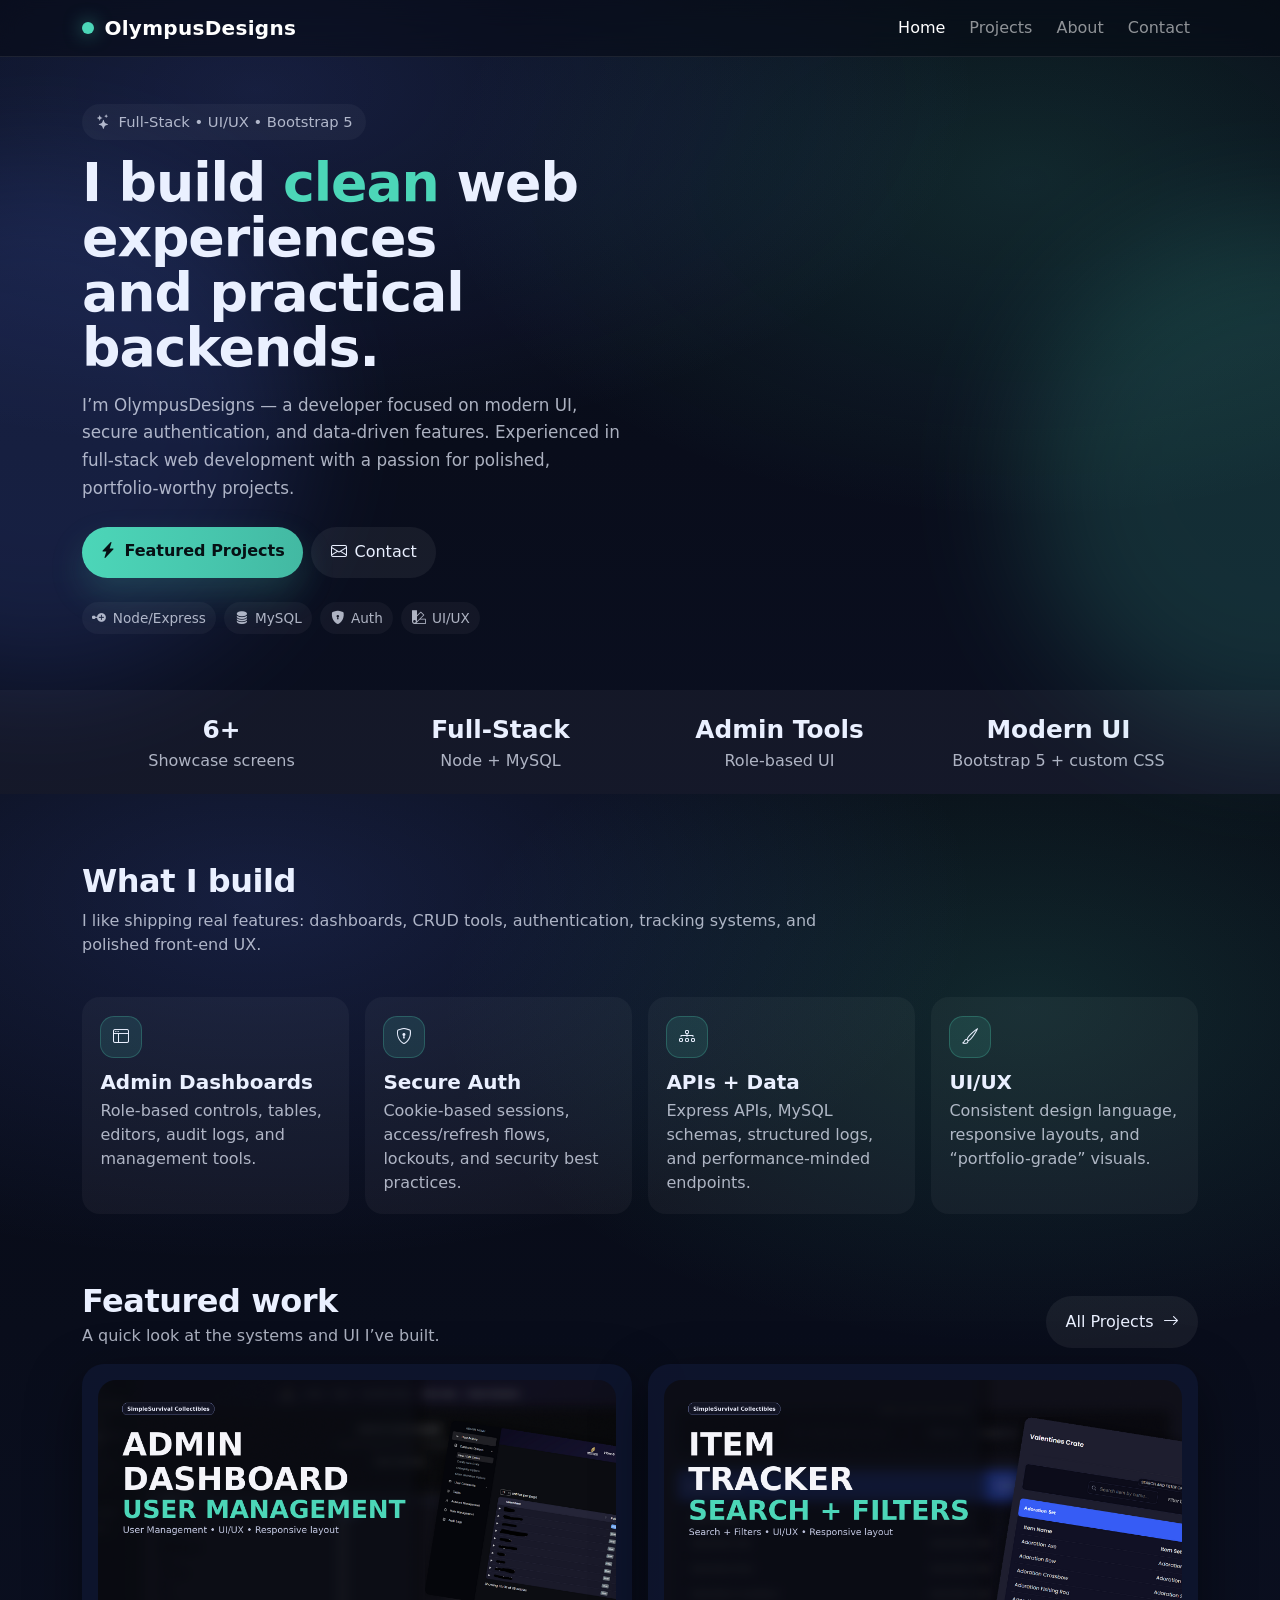
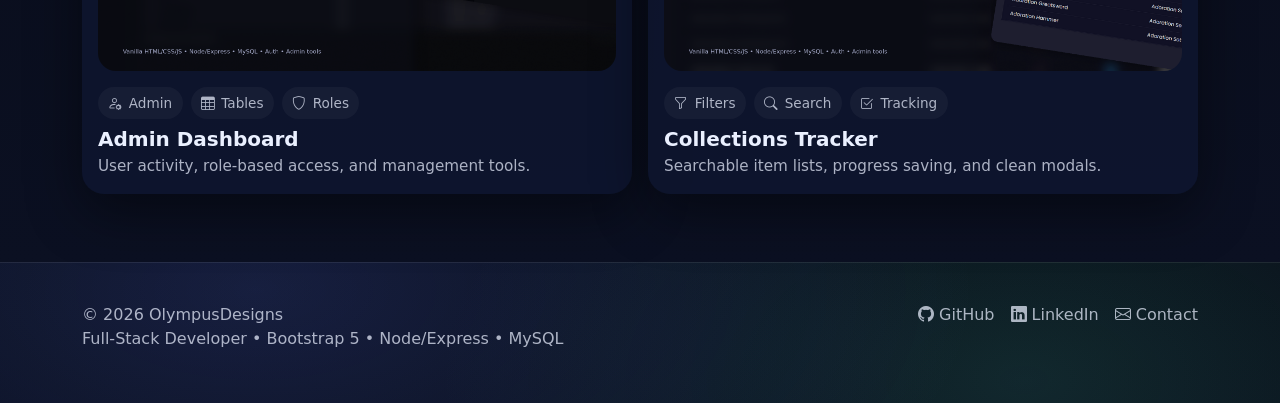
<file: index.html>
<!doctype html>
<html lang="en">
  <head>
    <meta charset="utf-8" />
    <meta name="viewport" content="width=device-width, initial-scale=1" />
    <title>OlympusDesigns • Portfolio</title>
    <meta
      name="description"
      content="OlympusDesigns — software developer portfolio. Full-stack web apps, UI/UX, Node/Express, MySQL, and modern front-end work."
    />

    <meta property="og:title" content="OlympusDesigns • Portfolio" />
    <meta
      property="og:description"
      content="Full-stack projects, UI/UX case studies, and web development work."
    />
    <meta property="og:type" content="website" />

    <link rel="icon" href="assets/img/favicon.png" />
    <link
      href="https://cdn.jsdelivr.net/npm/bootstrap@5.3.3/dist/css/bootstrap.min.css"
      rel="stylesheet"
    />
    <link
      href="https://cdn.jsdelivr.net/npm/bootstrap-icons@1.11.3/font/bootstrap-icons.min.css"
      rel="stylesheet"
    />
    <link href="assets/css/styles.css" rel="stylesheet" />
  </head>

  <body>
    <div class="glow-blob blob-a"></div>
    <div class="glow-blob blob-b"></div>

    <nav class="navbar navbar-expand-lg navbar-dark navbar-blur fixed-top">
      <div class="container">
        <a class="navbar-brand brand-badge" href="index.html">
          <span class="brand-dot"></span>
          <span>OlympusDesigns</span>
        </a>

        <button
          class="navbar-toggler"
          type="button"
          data-bs-toggle="collapse"
          data-bs-target="#nav"
        >
          <span class="navbar-toggler-icon"></span>
        </button>

        <div id="nav" class="collapse navbar-collapse">
          <ul class="navbar-nav ms-auto align-items-lg-center gap-lg-2">
            <li class="nav-item">
              <a class="nav-link active" href="index.html">Home</a>
            </li>
            <li class="nav-item">
              <a class="nav-link" href="projects.html">Projects</a>
            </li>
            <li class="nav-item">
              <a class="nav-link" href="about.html">About</a>
            </li>
            <li class="nav-item">
              <a class="nav-link" href="contact.html">Contact</a>
            </li>
          </ul>
        </div>
      </div>
    </nav>

    <header class="container container-hero">
      <div class="row align-items-center g-4">
        <div class="col-lg-6 reveal">
          <div class="pill mb-3">
            <i class="bi bi-stars"></i>
            <span>Full-Stack • UI/UX • Bootstrap 5</span>
          </div>

          <h1 class="hero-title mb-3">
            I build <span class="accent">clean</span> web experiences<br />
            and practical backends.
          </h1>

          <p class="hero-sub mb-4">
            I’m OlympusDesigns — a developer focused on modern UI, secure
            authentication, and data-driven features. Experienced in full-stack
            web development with a passion for polished, portfolio-worthy
            projects.
          </p>

          <div class="d-flex flex-wrap gap-2">
            <a class="btn btn-accent" href="projects.html"
              ><i class="bi bi-lightning-charge-fill me-2"></i>Featured
              Projects</a
            >
            <a class="btn btn-ghost" href="contact.html"
              ><i class="bi bi-envelope me-2"></i>Contact</a
            >
          </div>

          <div class="d-flex flex-wrap gap-2 mt-4">
            <span class="tag"
              ><i class="bi bi-node-plus-fill"></i>Node/Express</span
            >
            <span class="tag"><i class="bi bi-database-fill"></i>MySQL</span>
            <span class="tag"><i class="bi bi-shield-lock-fill"></i>Auth</span>
            <span class="tag"><i class="bi bi-palette2"></i>UI/UX</span>
          </div>
        </div>
      </div>
    </header>

    <section class="stat-strip">
      <div class="container">
        <div class="row g-0">
          <div class="col-6 col-lg-3 stat">
            <div class="num">6+</div>
            <div class="label">Showcase screens</div>
          </div>
          <div class="col-6 col-lg-3 stat">
            <div class="num">Full-Stack</div>
            <div class="label">Node + MySQL</div>
          </div>
          <div class="col-6 col-lg-3 stat">
            <div class="num">Admin Tools</div>
            <div class="label">Role-based UI</div>
          </div>
          <div class="col-6 col-lg-3 stat">
            <div class="num">Modern UI</div>
            <div class="label">Bootstrap 5 + custom CSS</div>
          </div>
        </div>
      </div>
    </section>

    <section class="bkgd">
      <section class="section">
        <div class="container">
          <div class="row mb-4">
            <div class="col-lg-8 reveal">
              <h2 class="section-title">What I build</h2>
              <p class="section-sub">
                I like shipping real features: dashboards, CRUD tools,
                authentication, tracking systems, and polished front-end UX.
              </p>
            </div>
          </div>

          <div class="row g-3 feature-grid">
            <div class="col-md-6 col-lg-3 reveal">
              <div class="feature">
                <div class="icon"><i class="bi bi-window-sidebar"></i></div>
                <h5>Admin Dashboards</h5>
                <p>
                  Role-based controls, tables, editors, audit logs, and
                  management tools.
                </p>
              </div>
            </div>
            <div class="col-md-6 col-lg-3 reveal">
              <div class="feature">
                <div class="icon"><i class="bi bi-shield-lock"></i></div>
                <h5>Secure Auth</h5>
                <p>
                  Cookie-based sessions, access/refresh flows, lockouts, and
                  security best practices.
                </p>
              </div>
            </div>
            <div class="col-md-6 col-lg-3 reveal">
              <div class="feature">
                <div class="icon"><i class="bi bi-diagram-3"></i></div>
                <h5>APIs + Data</h5>
                <p>
                  Express APIs, MySQL schemas, structured logs, and
                  performance-minded endpoints.
                </p>
              </div>
            </div>
            <div class="col-md-6 col-lg-3 reveal">
              <div class="feature">
                <div class="icon"><i class="bi bi-brush"></i></div>
                <h5>UI/UX</h5>
                <p>
                  Consistent design language, responsive layouts, and
                  “portfolio-grade” visuals.
                </p>
              </div>
            </div>
          </div>
        </div>
      </section>

      <section class="section pt-0">
        <div class="container">
          <div
            class="d-flex align-items-end justify-content-between gap-3 mb-3 reveal"
          >
            <div>
              <h2 class="section-title mb-1">Featured work</h2>
              <div class="section-sub">
                A quick look at the systems and UI I’ve built.
              </div>
            </div>
            <a class="btn btn-ghost" href="projects.html"
              >All Projects <i class="bi bi-arrow-right ms-1"></i
            ></a>
          </div>

          <div class="row g-3">
            <div class="col-lg-6 reveal">
              <div class="card-glass p-3 project-card">
                <img
                  src="assets/img/Admin Dashboard_banner_v5.png"
                  alt="Admin dashboard feature reveal"
                />
                <div class="mt-3">
                  <div class="d-flex flex-wrap gap-2 mb-2">
                    <span class="tag"
                      ><i class="bi bi-person-gear"></i>Admin</span
                    >
                    <span class="tag"><i class="bi bi-table"></i>Tables</span>
                    <span class="tag"><i class="bi bi-shield"></i>Roles</span>
                  </div>
                  <h5 class="mb-1 fw-bold">Admin Dashboard</h5>
                  <div class="meta">
                    User activity, role-based access, and management tools.
                  </div>
                </div>
              </div>
            </div>

            <div class="col-lg-6 reveal">
              <div class="card-glass p-3 project-card">
                <img
                  src="assets/img/Item Tracker_banner_v5.png"
                  alt="Item tracker feature reveal"
                />
                <div class="mt-3">
                  <div class="d-flex flex-wrap gap-2 mb-2">
                    <span class="tag"><i class="bi bi-funnel"></i>Filters</span>
                    <span class="tag"><i class="bi bi-search"></i>Search</span>
                    <span class="tag"
                      ><i class="bi bi-check2-square"></i>Tracking</span
                    >
                  </div>
                  <h5 class="mb-1 fw-bold">Collections Tracker</h5>
                  <div class="meta">
                    Searchable item lists, progress saving, and clean modals.
                  </div>
                </div>
              </div>
            </div>
          </div>
        </div>
      </section>
    </section>

    <footer class="footer">
      <div class="container">
        <div
          class="d-flex flex-column flex-md-row justify-content-between gap-3"
        >
          <div>
            <div>© <span id="year"></span> OlympusDesigns</div>
            <div class="text-muted" style="color: var(--muted) !important">
              Full-Stack Developer • Bootstrap 5 • Node/Express • MySQL
            </div>
          </div>
          <div class="d-flex gap-3">
            <a class="text-decoration-none" href="#"
              ><i class="bi bi-github"></i> GitHub</a
            >
            <a class="text-decoration-none" href="#"
              ><i class="bi bi-linkedin"></i> LinkedIn</a
            >
            <a class="text-decoration-none" href="contact.html"
              ><i class="bi bi-envelope"></i> Contact</a
            >
          </div>
        </div>
      </div>
    </footer>

    <script>
      document.getElementById("year").textContent = new Date().getFullYear();
    </script>
    <script src="assets/js/main.js"></script>
    <script src="https://cdn.jsdelivr.net/npm/bootstrap@5.3.3/dist/js/bootstrap.bundle.min.js"></script>
  </body>
</html>
</file>
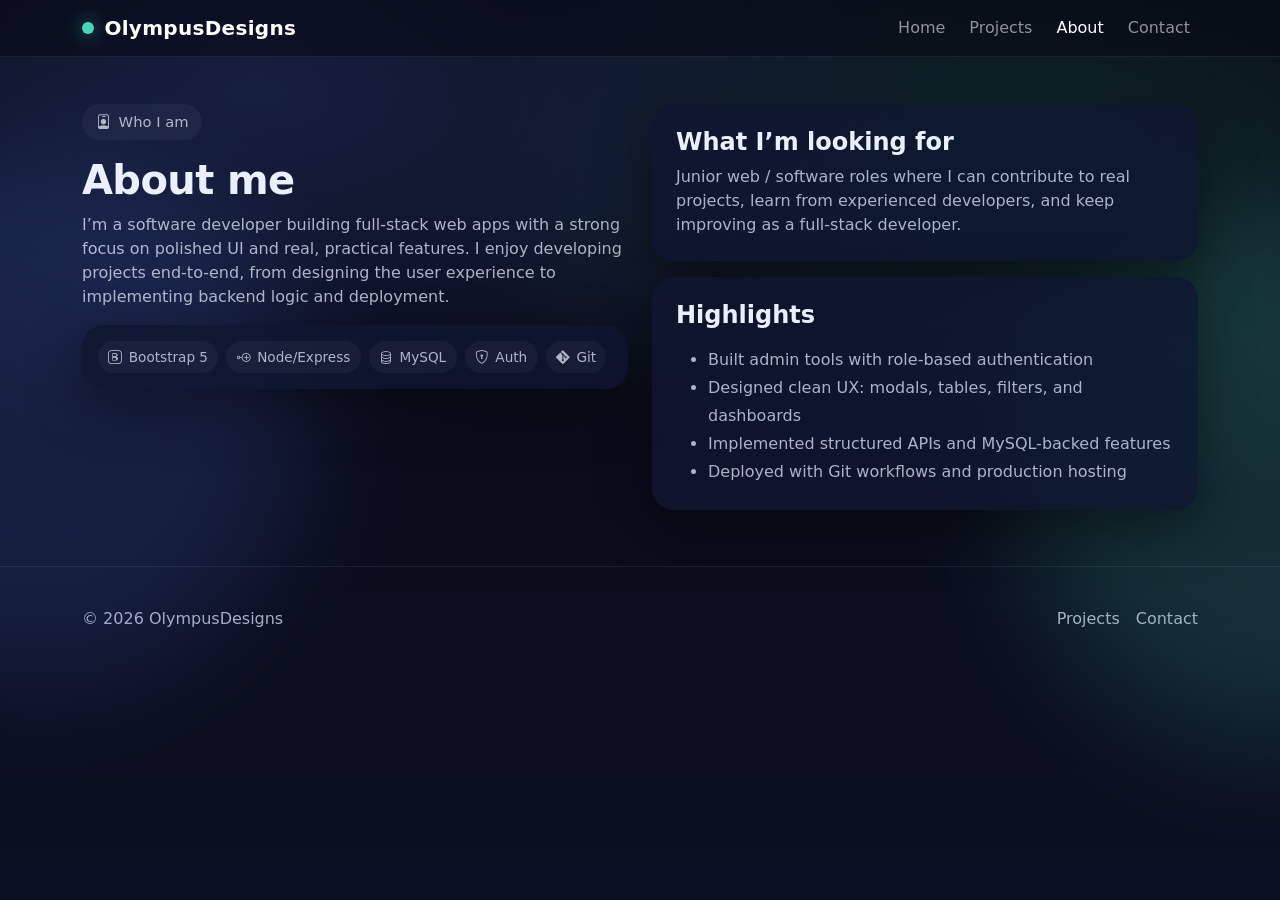
<file: about.html>
<!doctype html>
<html lang="en">
<head>
  <meta charset="utf-8" />
  <meta name="viewport" content="width=device-width, initial-scale=1" />
  <title>About • OlympusDesigns</title>
  <meta name="description" content="About OlympusDesigns — background, skills, and what I'm building." />
  <link href="https://cdn.jsdelivr.net/npm/bootstrap@5.3.3/dist/css/bootstrap.min.css" rel="stylesheet">
  <link href="https://cdn.jsdelivr.net/npm/bootstrap-icons@1.11.3/font/bootstrap-icons.min.css" rel="stylesheet">
  <link href="assets/css/styles.css" rel="stylesheet">
</head>
<body>
  <div class="glow-blob blob-a"></div>
  <div class="glow-blob blob-b"></div>

  <nav class="navbar navbar-expand-lg navbar-dark navbar-blur fixed-top">
    <div class="container">
      <a class="navbar-brand brand-badge" href="index.html"><span class="brand-dot"></span><span>OlympusDesigns</span></a>
      <button class="navbar-toggler" type="button" data-bs-toggle="collapse" data-bs-target="#nav"><span class="navbar-toggler-icon"></span></button>
      <div id="nav" class="collapse navbar-collapse">
        <ul class="navbar-nav ms-auto gap-lg-2">
          <li class="nav-item"><a class="nav-link" href="index.html">Home</a></li>
          <li class="nav-item"><a class="nav-link" href="projects.html">Projects</a></li>
          <li class="nav-item"><a class="nav-link active" href="about.html">About</a></li>
          <li class="nav-item"><a class="nav-link" href="contact.html">Contact</a></li>
        </ul>
      </div>
    </div>
  </nav>

  <main class="container container-hero">
    <div class="row g-4 align-items-start">
      <div class="col-lg-6 reveal">
        <div class="pill mb-3"><i class="bi bi-person-badge"></i><span>Who I am</span></div>
        <h1 class="section-title">About me</h1>
        <p class="section-sub">
          I’m a software developer building full-stack web apps with a strong focus on polished UI and real, practical features.
          I enjoy developing projects end-to-end, from designing the user experience to implementing backend logic and deployment.
        </p>

        <div class="card-glass p-3 mt-3">
          <div class="d-flex flex-wrap gap-2">
            <span class="tag"><i class="bi bi-bootstrap"></i>Bootstrap 5</span>
            <span class="tag"><i class="bi bi-node-plus"></i>Node/Express</span>
            <span class="tag"><i class="bi bi-database"></i>MySQL</span>
            <span class="tag"><i class="bi bi-shield-lock"></i>Auth</span>
            <span class="tag"><i class="bi bi-git"></i>Git</span>
          </div>
        </div>
      </div>

      <div class="col-lg-6 reveal">
        <div class="card-glass p-4">
          <h4 class="fw-bold mb-2">What I’m looking for</h4>
          <p class="section-sub mb-0">
            Junior web / software roles where I can contribute to real projects, learn from experienced developers,
            and keep improving as a full-stack developer.
          </p>
        </div>

        <div class="card-glass p-4 mt-3">
          <h4 class="fw-bold mb-3">Highlights</h4>
          <ul class="mb-0" style="color: var(--muted); line-height: 1.75;">
            <li>Built admin tools with role-based authentication</li>
            <li>Designed clean UX: modals, tables, filters, and dashboards</li>
            <li>Implemented structured APIs and MySQL-backed features</li>
            <li>Deployed with Git workflows and production hosting</li>
          </ul>
        </div>
      </div>
    </div>
  </main>

  <footer class="footer">
    <div class="container d-flex justify-content-between flex-wrap gap-3">
      <div>© <span id="year"></span> OlympusDesigns</div>
      <div class="d-flex gap-3">
        <a class="text-decoration-none" href="projects.html">Projects</a>
        <a class="text-decoration-none" href="contact.html">Contact</a>
      </div>
    </div>
  </footer>

  <script>
    document.getElementById("year").textContent = new Date().getFullYear();
  </script>
  <script src="assets/js/main.js"></script>
  <script src="https://cdn.jsdelivr.net/npm/bootstrap@5.3.3/dist/js/bootstrap.bundle.min.js"></script>
</body>
</html>
</file>
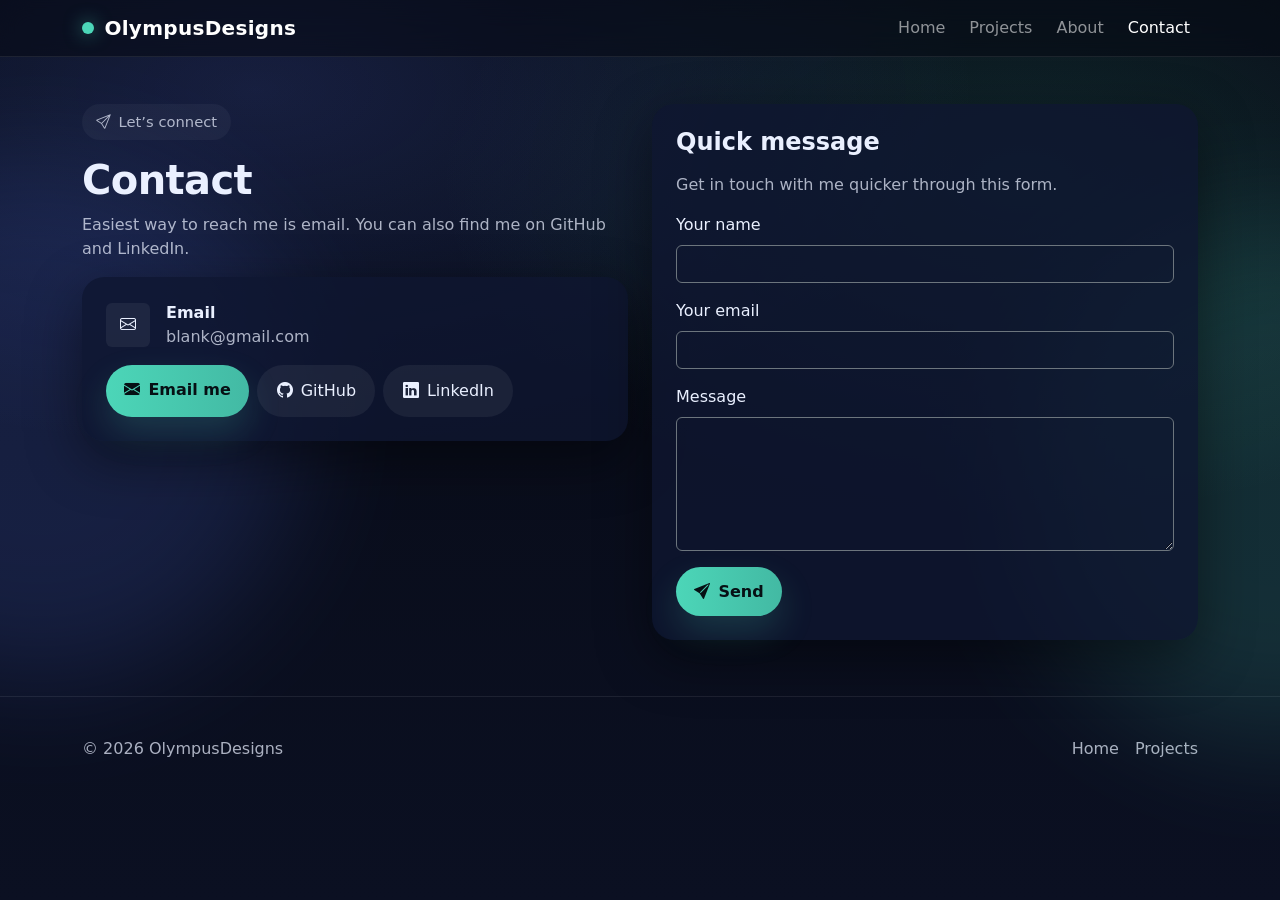
<file: contact.html>
<!doctype html>
<html lang="en">
<head>
  <meta charset="utf-8" />
  <meta name="viewport" content="width=device-width, initial-scale=1" />
  <title>Contact • OlympusDesigns</title>
  <meta name="description" content="Contact OlympusDesigns." />
  <link href="https://cdn.jsdelivr.net/npm/bootstrap@5.3.3/dist/css/bootstrap.min.css" rel="stylesheet">
  <link href="https://cdn.jsdelivr.net/npm/bootstrap-icons@1.11.3/font/bootstrap-icons.min.css" rel="stylesheet">
  <link href="assets/css/styles.css" rel="stylesheet">
</head>
<body>
  <div class="glow-blob blob-a"></div>
  <div class="glow-blob blob-b"></div>

  <nav class="navbar navbar-expand-lg navbar-dark navbar-blur fixed-top">
    <div class="container">
      <a class="navbar-brand brand-badge" href="index.html"><span class="brand-dot"></span><span>OlympusDesigns</span></a>
      <button class="navbar-toggler" type="button" data-bs-toggle="collapse" data-bs-target="#nav"><span class="navbar-toggler-icon"></span></button>
      <div id="nav" class="collapse navbar-collapse">
        <ul class="navbar-nav ms-auto gap-lg-2">
          <li class="nav-item"><a class="nav-link" href="index.html">Home</a></li>
          <li class="nav-item"><a class="nav-link" href="projects.html">Projects</a></li>
          <li class="nav-item"><a class="nav-link" href="about.html">About</a></li>
          <li class="nav-item"><a class="nav-link active" href="contact.html">Contact</a></li>
        </ul>
      </div>
    </div>
  </nav>

  <main class="container container-hero">
    <div class="row g-4">
      <div class="col-lg-6 reveal">
        <div class="pill mb-3"><i class="bi bi-send"></i><span>Let’s connect</span></div>
        <h1 class="section-title">Contact</h1>
        <p class="section-sub">
          Easiest way to reach me is email. You can also find me on GitHub and LinkedIn.
        </p>

        <div class="card-glass p-4 mt-3">
          <div class="d-flex align-items-center gap-3 mb-3">
            <div class="icon" style="width:44px;height:44px;border-radius:6px;display:grid;place-items:center;background:rgba(255,255,255,.06);">
              <i class="bi bi-envelope"></i>
            </div>
            <div>
              <div class="fw-bold">Email</div>
              <div style="color:var(--muted)">blank@gmail.com</div>
            </div>
          </div>

          <div class="d-flex gap-2 flex-wrap">
            <a class="btn btn-accent" href="mailto:youremail@example.com"><i class="bi bi-envelope-fill me-2"></i>Email me</a>
            <a class="btn btn-ghost" href="#"><i class="bi bi-github me-2"></i>GitHub</a>
            <a class="btn btn-ghost" href="#"><i class="bi bi-linkedin me-2"></i>LinkedIn</a>
          </div>
        </div>
      </div>

      <div class="col-lg-6 reveal">
        <div class="card-glass p-4">
          <h4 class="fw-bold mb-3">Quick message</h4>
          <p class="section-sub">Get in touch with me quicker through this form.</p>

          <form action="mailto:blank@gmail.com" method="post" enctype="text/plain">
            <div class="mb-3">
              <label class="form-label">Your name</label>
              <input class="form-control bg-transparent text-light border-secondary" name="name" required>
            </div>
            <div class="mb-3">
              <label class="form-label">Your email</label>
              <input type="email" class="form-control bg-transparent text-light border-secondary" name="email" required>
            </div>
            <div class="mb-3">
              <label class="form-label">Message</label>
              <textarea class="form-control bg-transparent text-light border-secondary" rows="5" name="message" required></textarea>
            </div>
            <button class="btn btn-accent" type="submit"><i class="bi bi-send-fill me-2"></i>Send</button>
          </form>
        </div>
      </div>
    </div>
  </main>

  <footer class="footer">
    <div class="container d-flex justify-content-between flex-wrap gap-3">
      <div>© <span id="year"></span> OlympusDesigns</div>
      <div class="d-flex gap-3">
        <a class="text-decoration-none" href="index.html">Home</a>
        <a class="text-decoration-none" href="projects.html">Projects</a>
      </div>
    </div>
  </footer>

  <script>
    document.getElementById("year").textContent = new Date().getFullYear();
  </script>
  <script src="assets/js/main.js"></script>
  <script src="https://cdn.jsdelivr.net/npm/bootstrap@5.3.3/dist/js/bootstrap.bundle.min.js"></script>
</body>
</html>
</file>
<file: assets/css/styles.css>
:root{
  --bg0:#070A14;
  --bg1:#0B1022;
  --card:#0E1630CC;
  --stroke:rgba(255,255,255,.10);
  --text:#EAF0FF;
  --muted:rgba(234,240,255,.72);
  --accent:#4CD6B8;
  --accent2:#5B7CFF;
  --shadow: 0 18px 55px rgba(0,0,0,.45);
  --radius: 22px;
}

html, body { height: 100%; }
body{
  background: radial-gradient(1200px 600px at 20% 10%, rgba(91,124,255,.18), transparent 60%),
              radial-gradient(900px 520px at 80% 20%, rgba(76,214,184,.14), transparent 65%),
              linear-gradient(180deg, var(--bg0) 0%, var(--bg1) 100%);
  color: var(--text);
  font-family: system-ui, -apple-system, Segoe UI, Roboto, Arial, sans-serif;
  overflow-x: hidden;
}

.bkgd{
  background: radial-gradient(1200px 600px at 20% 10%, rgba(91,124,255,.18), transparent 60%),
              radial-gradient(900px 520px at 80% 20%, rgba(76,214,184,.14), transparent 65%),
              linear-gradient(180deg, var(--bg0) 0%, var(--bg1) 100%);
}

a { color: inherit; }
a:hover { color: var(--accent); }

.container-hero{
  padding-top: 6.5rem;
  padding-bottom: 3.5rem;
}

.navbar-blur{
  background: rgba(7,10,20,.55);
  backdrop-filter: blur(14px);
  border-bottom: 1px solid rgba(255,255,255,.08);
}

.brand-badge{
  display:flex;
  align-items:center;
  gap:.65rem;
  font-weight: 700;
  letter-spacing:.3px;
}
.brand-dot{
  width: 12px; height: 12px; border-radius: 99px;
  background: var(--accent);
  box-shadow: 0 0 18px rgba(76,214,184,.6);
}

.pill{
  display:inline-flex;
  align-items:center;
  gap:.5rem;
  padding:.45rem .85rem;
  border-radius: 999px;
  background: rgba(255,255,255,.04);
  color: var(--muted);
  font-size: .92rem;
}

.hero-title{
  font-weight: 800;
  letter-spacing: -0.02em;
  line-height: 1.02;
  font-size: clamp(2.2rem, 4.2vw, 4rem);
}
.hero-title .accent{ color: var(--accent); }
.hero-sub{
  color: var(--muted);
  font-size: 1.05rem;
  line-height: 1.65;
}

.btn-accent{
  background: linear-gradient(90deg, var(--accent) 0%, rgba(76,214,184,.85) 100%);
  border: none;
  color: #061014;
  font-weight: 700;
  border-radius: 999px;
  padding: .8rem 1.15rem;
  box-shadow: 0 16px 35px rgba(76,214,184,.18);
}
.btn-accent:hover{ filter: brightness(1.04); color:#061014; }

.btn-ghost{
  background: rgba(255,255,255,.06);
  color: var(--text);
  border-radius: 999px;
  padding: .8rem 1.15rem;
}
.btn-ghost:hover{
  background: rgba(255,255,255,.09);
  color: var(--text);
}

.card-glass{
  background: var(--card);
  border-radius: var(--radius);
  box-shadow: var(--shadow);
}

.section{
  padding: 4.25rem 0;
}

.section-title{
  font-weight: 800;
  letter-spacing: -0.015em;
  margin-bottom: .55rem;
}
.section-sub{
  color: var(--muted);
}

.news-ticker{
  background: rgba(255,255,255,.06);
  border: 1px solid var(--stroke);
  border-radius: 18px;
  overflow: hidden;
}
.news-ticker .track{
  display:flex;
  gap: 2.75rem;
  padding: .65rem 1rem;
  white-space: nowrap;
  animation: ticker 22s linear infinite;
  color: var(--muted);
}
@keyframes ticker{
  from { transform: translateX(0); }
  to   { transform: translateX(-50%); }
}

.feature-grid .feature{
  padding: 1.15rem 1.15rem;
  border-radius: 18px;
  background: rgba(255,255,255,.04);
  height: 100%;
}
.feature .icon{
  width: 42px; height: 42px; border-radius: 14px;
  display:grid; place-items:center;
  background: rgba(76,214,184,.12);
  border: 1px solid rgba(76,214,184,.25);
  margin-bottom: .75rem;
}
.feature h5{ margin: 0 0 .35rem; font-weight: 800; }
.feature p{ margin: 0; color: var(--muted); }

.stat-strip{
  background: rgba(255,255,255,.04);
}
.stat{
  padding: 1.35rem 1rem;
  text-align:center;
}
.stat .num{ font-weight: 900; font-size: 1.55rem; }
.stat .label{ color: var(--muted); }

.project-card img{
  border-radius: 18px;
  width: 100%;
  height: auto;
  display:block;
}
.project-card .meta{
  color: var(--muted);
  font-size: .95rem;
}
.tag{
  display:inline-flex;
  gap:.4rem;
  align-items:center;
  padding:.35rem .65rem;
  border-radius:999px;
  background: rgba(255,255,255,.04);
  color: var(--muted);
  font-size:.85rem;
}

.footer{
  padding: 2.5rem 0 3.25rem;
  border-top: 1px solid rgba(255,255,255,.08);
  color: var(--muted);
}

.glow-blob{
  position: absolute;
  inset: auto;
  width: 520px;
  height: 520px;
  border-radius: 999px;
  filter: blur(60px);
  opacity: .16;
  pointer-events: none;
  animation: floaty 9.5s ease-in-out infinite;
}
.blob-a{ background: var(--accent2); left: -220px; top: 160px; }
.blob-b{ background: var(--accent); right: -260px; top: 220px; animation-delay: -2.5s;}
@keyframes floaty{
  0%,100%{ transform: translate(0,0); }
  50%{ transform: translate(20px,-18px); }
}

.reveal{
  opacity: 0;
  transform: translateY(14px);
  transition: all .6s ease;
}
.reveal.show{
  opacity: 1;
  transform: translateY(0);
}
</file>
